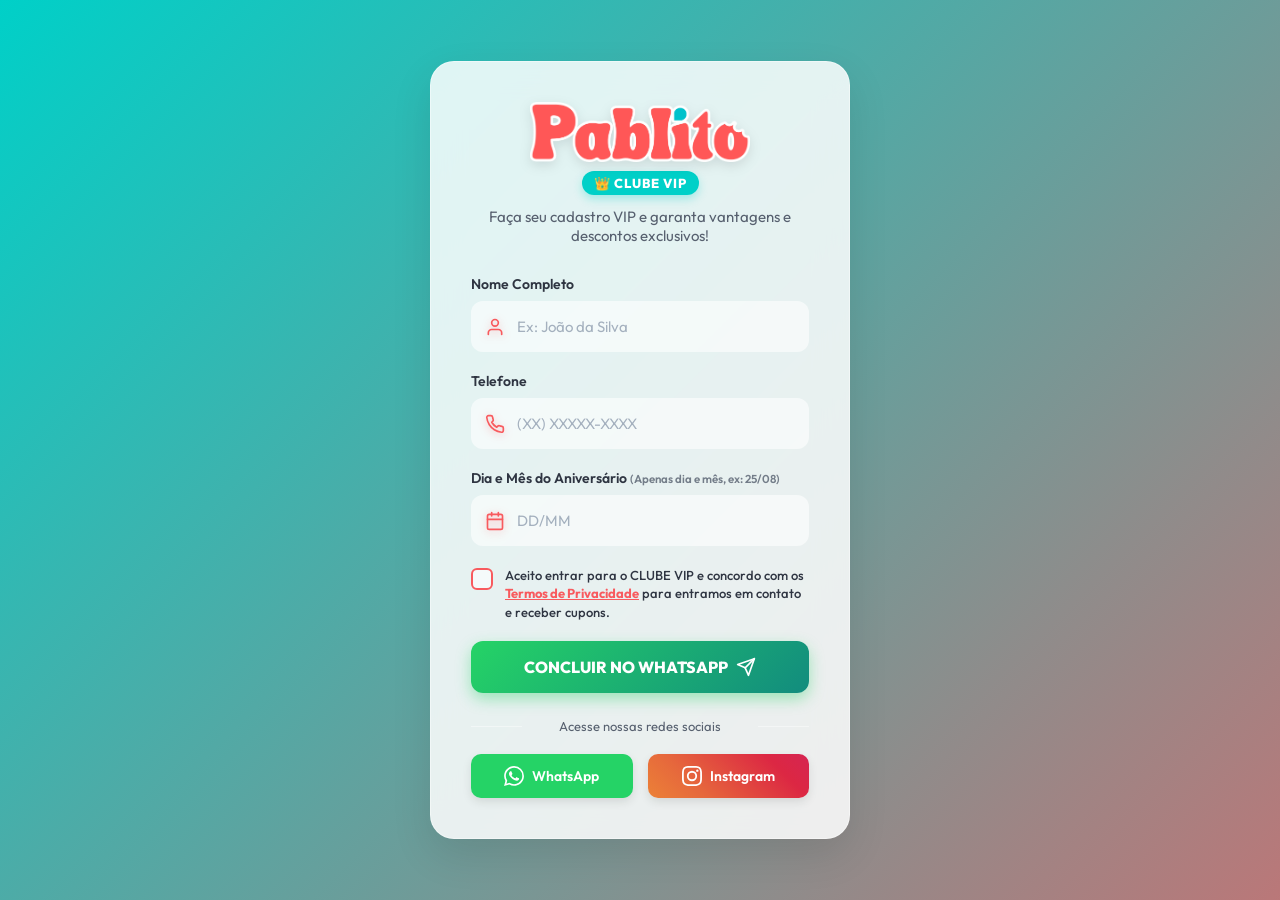
<file: index.html>
<!DOCTYPE html>
<html lang="pt-BR">

<head>
    <meta charset="UTF-8">
    <meta name="viewport" content="width=device-width, initial-scale=1.0">
    <title>Cadastro VIP | Pablito Sorvetes</title>
    <link rel="icon" type="image/png" href="logo.png">
    <!-- Google Fonts -->
    <link rel="preconnect" href="https://fonts.googleapis.com">
    <link rel="preconnect" href="https://fonts.gstatic.com" crossorigin>
    <link href="https://fonts.googleapis.com/css2?family=Outfit:wght@300;400;600;700&display=swap" rel="stylesheet">
    <!-- Local CSS -->
    <link rel="stylesheet" href="styles.css">
    <style>
        /* Animações Dinâmicas para os Ícones */
        @keyframes bounceUser {

            0%,
            100% {
                transform: translateY(-50%);
            }

            50% {
                transform: translateY(-65%) scale(1.15);
            }
        }

        @keyframes ringPhone {

            0%,
            100% {
                transform: translateY(-50%) rotate(0);
            }

            10% {
                transform: translateY(-50%) rotate(15deg);
            }

            20% {
                transform: translateY(-50%) rotate(-10deg);
            }

            30% {
                transform: translateY(-50%) rotate(10deg);
            }

            40% {
                transform: translateY(-50%) rotate(-15deg);
            }

            50% {
                transform: translateY(-50%) rotate(0);
            }
        }

        @keyframes popCalendar {

            0%,
            100% {
                transform: translateY(-50%) scale(1);
            }

            50% {
                transform: translateY(-50%) scale(1.2) rotate(10deg);
            }
        }

        .anim-user {
            animation: bounceUser 2.5s infinite ease-in-out;
            color: var(--primary-color) !important;
            filter: drop-shadow(0px 2px 4px rgba(248, 90, 94, 0.4));
        }

        .anim-phone {
            animation: ringPhone 2.5s infinite ease-in-out;
            color: var(--primary-color) !important;
            filter: drop-shadow(0px 2px 4px rgba(248, 90, 94, 0.4));
        }

        .anim-calendar {
            animation: popCalendar 2.5s infinite ease-in-out;
            color: var(--primary-color) !important;
            filter: drop-shadow(0px 2px 4px rgba(248, 90, 94, 0.4));
        }
    </style>
</head>

<body>

    <main class="login-container">

        <header class="header">
            <img src="logo.png" alt="Pablito Sorvetes Logo" class="logo-image">
            <div
                style="background: var(--secondary-color); color: white; padding: 4px 12px; border-radius: 20px; font-weight: 800; font-size: 13px; display: inline-block; margin-bottom: 12px; letter-spacing: 1px; box-shadow: 0 4px 10px rgba(0, 208, 200, 0.3);">
                👑 CLUBE VIP</div>
            <p>Faça seu cadastro VIP e garanta vantagens e descontos exclusivos!</p>
        </header>

        <!-- Ajax Submit via JS instead of standard action to avoid redirect -->
        <form id="wifi-form" class="wifi-form">

            <input type="text" name="_honey" style="display:none">
            <input type="hidden" name="_captcha" value="false">

            <div class="input-group">
                <label for="nome">Nome Completo</label>
                <div class="input-icon-wrapper">
                    <svg class="icon anim-user" xmlns="http://www.w3.org/2000/svg" viewBox="0 0 24 24" fill="none"
                        stroke="currentColor" stroke-width="2" stroke-linecap="round" stroke-linejoin="round">
                        <path d="M20 21v-2a4 4 0 0 0-4-4H8a4 4 0 0 0-4 4v2"></path>
                        <circle cx="12" cy="7" r="4"></circle>
                    </svg>
                    <input type="text" id="nome" name="Nome" placeholder="Ex: João da Silva" required>
                </div>
            </div>

            <div class="input-group">
                <label for="whatsapp">Telefone</label>
                <div class="input-icon-wrapper">
                    <svg class="icon anim-phone" xmlns="http://www.w3.org/2000/svg" viewBox="0 0 24 24" fill="none"
                        stroke="currentColor" stroke-width="2" stroke-linecap="round" stroke-linejoin="round">
                        <path
                            d="M22 16.92v3a2 2 0 0 1-2.18 2 19.79 19.79 0 0 1-8.63-3.07 19.5 19.5 0 0 1-6-6 19.79 19.79 0 0 1-3.07-8.67A2 2 0 0 1 4.11 2h3a2 2 0 0 1 2 1.72 12.84 12.84 0 0 0 .7 2.81 2 2 0 0 1-.45 2.11L8.09 9.91a16 16 0 0 0 6 6l1.27-1.27a2 2 0 0 1 2.11-.45 12.84 12.84 0 0 0 2.81.7A2 2 0 0 1 22 16.92z">
                        </path>
                    </svg>
                    <input type="tel" id="telefone" name="Telefone" placeholder="(XX) XXXXX-XXXX" maxlength="15"
                        required>
                </div>
            </div>

            <div class="input-group">
                <label for="aniversario">Dia e Mês do Aniversário <small
                        style="color: var(--text-muted); font-size: 11.5px; opacity:0.8;">(Apenas dia e mês, ex:
                        25/08)</small></label>
                <div class="input-icon-wrapper">
                    <svg class="icon anim-calendar" xmlns="http://www.w3.org/2000/svg" viewBox="0 0 24 24" fill="none"
                        stroke="currentColor" stroke-width="2" stroke-linecap="round" stroke-linejoin="round">
                        <rect x="3" y="4" width="18" height="18" rx="2" ry="2"></rect>
                        <line x1="16" y1="2" x2="16" y2="6"></line>
                        <line x1="8" y1="2" x2="8" y2="6"></line>
                        <line x1="3" y1="10" x2="21" y2="10"></line>
                    </svg>
                    <input type="text" id="aniversario" name="Aniversário" placeholder="DD/MM" maxlength="5" required>
                </div>
            </div>

            <div class="checkbox-group">
                <input type="checkbox" id="lgpd-consent" name="Consentimento LGPD" required>
                <label for="lgpd-consent">Aceito entrar para o CLUBE VIP e concordo com os <a href="privacidade.html"
                        target="_blank"
                        style="color: var(--primary-color); font-weight: bold; text-decoration: underline;">Termos de
                        Privacidade</a> para entramos em contato e receber cupons.</label>
            </div>

            <button type="submit" id="submit-btn" class="submit-btn"
                style="background: linear-gradient(135deg, #25d366, #128c7e); box-shadow: 0 6px 15px rgba(37, 211, 102, 0.4);">
                <span>CONCLUIR NO WHATSAPP</span>
                <svg class="btn-icon" xmlns="http://www.w3.org/2000/svg" viewBox="0 0 24 24" fill="none"
                    stroke="currentColor" stroke-width="2" stroke-linecap="round" stroke-linejoin="round">
                    <path d="M22 2L11 13"></path>
                    <path d="M22 2L15 22L11 13L2 9L22 2z"></path>
                </svg>
            </button>
        </form>

        <div class="separator">Acesse nossas redes sociais</div>

        <div class="social-links">
            <a href="https://wa.me/5594984110527" target="_blank" class="social-btn whatsapp-btn">
                <svg xmlns="http://www.w3.org/2000/svg" viewBox="0 0 24 24" fill="currentColor" width="20" height="20">
                    <path
                        d="M17.472 14.382c-.297-.149-1.758-.867-2.03-.967-.273-.099-.471-.148-.67.15-.197.297-.767.966-.94 1.164-.173.199-.347.223-.644.075-.297-.15-1.255-.463-2.39-1.475-.883-.788-1.48-1.761-1.653-2.059-.173-.297-.018-.458.13-.606.134-.133.298-.347.446-.52.149-.174.198-.298.298-.497.099-.198.05-.371-.025-.52-.075-.149-.669-1.612-.916-2.207-.242-.579-.487-.5-.669-.51a12.8 12.8 0 0 0-.57-.01c-.198 0-.52.074-.792.372-.272.297-1.04 1.016-1.04 2.479 0 1.462 1.065 2.875 1.213 3.074.149.198 2.096 3.2 5.077 4.487.709.306 1.262.489 1.694.625.712.227 1.36.195 1.871.118.571-.085 1.758-.719 2.006-1.413.248-.694.248-1.289.173-1.413-.074-.124-.272-.198-.57-.347m-5.421 7.403h-.004a9.87 9.87 0 0 1-5.031-1.378l-.361-.214-3.741.982.998-3.648-.235-.374a9.86 9.86 0 0 1-1.51-5.26c.001-5.45 4.436-9.884 9.888-9.884 2.64 0 5.122 1.03 6.988 2.898a9.825 9.825 0 0 1 2.893 6.994c-.003 5.45-4.437 9.884-9.885 9.884m8.413-18.297A11.815 11.815 0 0 0 12.05 0C5.495 0 .16 5.335.157 11.892c0 2.096.547 4.142 1.588 5.945L.057 24l6.305-1.654a11.882 11.882 0 0 0 5.683 1.448h.005c6.554 0 11.89-5.335 11.893-11.893a11.821 11.821 0 0 0-3.48-8.413Z" />
                </svg>
                WhatsApp
            </a>
            <a href="https://www.instagram.com/pablitosorvete" target="_blank" class="social-btn instagram-btn">
                <svg xmlns="http://www.w3.org/2000/svg" viewBox="0 0 24 24" fill="currentColor" width="20" height="20">
                    <path
                        d="M12 2.163c3.204 0 3.584.012 4.85.07 3.252.148 4.771 1.691 4.919 4.919.058 1.265.069 1.645.069 4.849 0 3.205-.012 3.584-.069 4.849-.149 3.225-1.664 4.771-4.919 4.919-1.266.058-1.644.07-4.85.07-3.204 0-3.584-.012-4.849-.07-3.26-.149-4.771-1.699-4.919-4.92-.058-1.265-.07-1.644-.07-4.849 0-3.204.013-3.583.07-4.849.149-3.227 1.664-4.771 4.919-4.919 1.266-.057 1.645-.069 4.849-.069zM12 0C8.741 0 8.333.014 7.053.072 2.695.272.273 2.69.073 7.052.014 8.333 0 8.741 0 12c0 3.259.014 3.668.072 4.948.2 4.358 2.618 6.78 6.98 6.98C8.333 23.986 8.741 24 12 24c3.259 0 3.668-.014 4.948-.072 4.354-.2 6.782-2.618 6.979-6.98.059-1.28.073-1.689.073-4.948 0-3.259-.014-3.667-.072-4.947-.196-4.354-2.617-6.78-6.979-6.98C15.668.014 15.259 0 12 0zm0 5.838a6.162 6.162 0 100 12.324 6.162 6.162 0 000-12.324zM12 16a4 4 0 110-8 4 4 0 010 8zm6.406-11.845a1.44 1.44 0 100 2.881 1.44 1.44 0 000-2.881z" />
                </svg>
                Instagram
            </a>
        </div>
    </main>

    <!-- Success Modal Overlay: Displayed dynamically upon form submit -->
    <div id="success-modal" class="modal-overlay hidden">
        <div class="modal-content">
            <div class="modal-icon">🍦</div>
            <h2>Tudo Certo!</h2>
            <p>Conecte-se na rede:</p>
            <h3 class="wifi-network">Pablito</h3>
            <p>E a sua senha é:</p>
            <h3 class="wifi-password">pablito10</h3>
            <p class="modal-sub">Uhuu! Agora você já pode se conectar à nossa rede. Refresque seu dia com o melhor
                sorvete!</p>
            <button id="close-modal-btn" class="close-modal-btn">CONECTAR AGORA</button>
        </div>
    </div>

    <!-- Script to Handle Form Submit and Redirect to WhatsApp -->
    <script>
        const form = document.getElementById('wifi-form');
        const submitBtn = document.getElementById('submit-btn');

        // Máscara para o Telefone (Celular)
        const telInput = document.getElementById('telefone');
        telInput.addEventListener('input', function (e) {
            let x = e.target.value.replace(/\D/g, '').match(/(\d{0,2})(\d{0,5})(\d{0,4})/);
            e.target.value = !x[2] ? x[1] : '(' + x[1] + ') ' + x[2] + (x[3] ? '-' + x[3] : '');
        });

        // Máscara para o Aniversário (DD/MM)
        const bdayInput = document.getElementById('aniversario');
        bdayInput.addEventListener('input', function (e) {
            let x = e.target.value.replace(/\D/g, '').match(/(\d{0,2})(\d{0,2})/);
            e.target.value = !x[2] ? x[1] : x[1] + (x[2] ? '/' + x[2] : '');
        });

        form.addEventListener('submit', function (e) {
            // Prevent actual traditional form submit redirect
            e.preventDefault();

            submitBtn.innerHTML = '<span>REDIRECIONANDO...</span>';
            submitBtn.style.opacity = '0.7';
            submitBtn.style.cursor = 'not-allowed';

            const formData = new FormData(form);
            const nome = formData.get('Nome');
            const telefone = formData.get('Telefone');
            const bdayFormatted = formData.get('Aniversário');

            // Opcional: envia o form por email em background
            fetch("https://formsubmit.co/ajax/pablitosorvete@gmail.com", {
                method: "POST",
                body: formData,
                headers: { 'Accept': 'application/json' }
            }).catch(() => { });

            // Redirect to WhatsApp
            const numeroWhatsApp = "5594984110527";
            const mensagem = `Olá, vim pelo portal! Quero finalizar meu cadastro no Clube VIP do Pablito.\n\n*Nome:* ${nome}\n*Telefone:* ${telefone}\n*Data de Nasc.:* ${bdayFormatted}`;
            const urlWhatsApp = `https://wa.me/${numeroWhatsApp}?text=${encodeURIComponent(mensagem)}`;

            // Wait slightly so fetch has a chance to init, then direct to WhatsApp
            setTimeout(() => {
                window.location.href = urlWhatsApp;
                // Reset form button after a delay
                setTimeout(() => {
                    submitBtn.innerHTML = `
                        <span>CONCLUIR NO WHATSAPP</span>
                        <svg class="btn-icon" xmlns="http://www.w3.org/2000/svg" viewBox="0 0 24 24" fill="none"
                            stroke="currentColor" stroke-width="2" stroke-linecap="round" stroke-linejoin="round">
                            <path d="M22 2L11 13"></path>
                            <path d="M22 2L15 22L11 13L2 9L22 2z"></path>
                        </svg>
                    `;
                    submitBtn.style.opacity = '1';
                    submitBtn.style.cursor = 'pointer';
                    form.reset();
                }, 2000);
            }, 500);

        });
    </script>

</body>

</html>
</file>
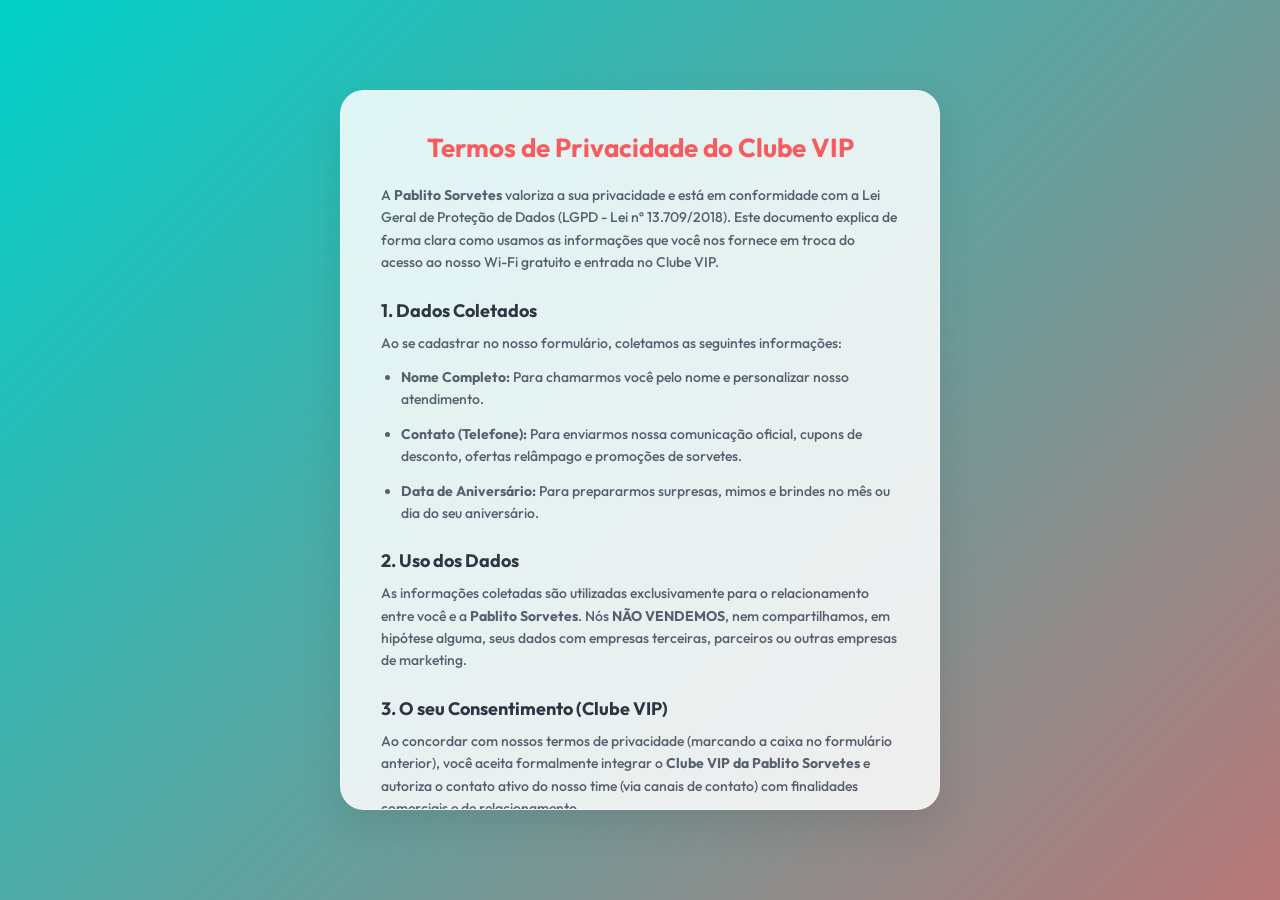
<file: privacidade.html>
<!DOCTYPE html>
<html lang="pt-BR">
<head>
    <meta charset="UTF-8">
    <meta name="viewport" content="width=device-width, initial-scale=1.0">
    <title>Termos de Privacidade | Pablito Sorvetes</title>
    <link rel="icon" type="image/png" href="logo.png">
    <link rel="preconnect" href="https://fonts.googleapis.com">
    <link rel="preconnect" href="https://fonts.gstatic.com" crossorigin>
    <link href="https://fonts.googleapis.com/css2?family=Outfit:wght@300;400;600;700;800&display=swap" rel="stylesheet">
    <link rel="stylesheet" href="styles.css">
    <style>
        .privacy-container {
            background: var(--glass-bg);
            backdrop-filter: blur(16px);
            -webkit-backdrop-filter: blur(16px);
            border: 1px solid var(--glass-border);
            border-radius: 24px;
            padding: 40px;
            width: 100%;
            max-width: 600px;
            box-shadow: 0 16px 40px rgba(0, 0, 0, 0.1);
            animation: slideUpFade 0.8s cubic-bezier(0.16, 1, 0.3, 1);
            text-align: left;
            margin: 40px 0;
            max-height: 80vh;
            overflow-y: auto;
        }

        .privacy-container h1 {
            color: var(--primary-color);
            margin-bottom: 20px;
            font-size: 26px;
            text-align: center;
        }

        .privacy-container h2 {
            color: var(--text-color);
            font-size: 18px;
            margin-top: 25px;
            margin-bottom: 10px;
        }

        .privacy-container p, .privacy-container li {
            font-size: 14px;
            line-height: 1.6;
            color: var(--text-muted);
            margin-bottom: 12px;
            font-weight: 500;
        }

        .privacy-container ul {
            padding-left: 20px;
            margin-bottom: 15px;
        }

        .back-btn {
            display: inline-block;
            margin-top: 30px;
            padding: 12px 24px;
            background: var(--secondary-color);
            color: var(--white);
            text-decoration: none;
            border-radius: 12px;
            font-weight: 700;
            text-align: center;
            width: 100%;
            transition: transform 0.2s, box-shadow 0.2s;
        }

        .back-btn:hover {
            transform: translateY(-2px);
            box-shadow: 0 5px 15px rgba(0, 208, 200, 0.4);
        }
        
        /* Custom scrollbar for webkit */
        .privacy-container::-webkit-scrollbar {
            width: 8px;
        }
        .privacy-container::-webkit-scrollbar-track {
            background: rgba(0,0,0,0.05);
            border-radius: 10px;
        }
        .privacy-container::-webkit-scrollbar-thumb {
            background: var(--primary-color);
            border-radius: 10px;
        }
    </style>
</head>
<body>

    <main class="privacy-container">
        <h1>Termos de Privacidade do Clube VIP</h1>
        
        <p>A <strong>Pablito Sorvetes</strong> valoriza a sua privacidade e está em conformidade com a Lei Geral de Proteção de Dados (LGPD - Lei nº 13.709/2018). Este documento explica de forma clara como usamos as informações que você nos fornece em troca do acesso ao nosso Wi-Fi gratuito e entrada no Clube VIP.</p>

        <h2>1. Dados Coletados</h2>
        <p>Ao se cadastrar no nosso formulário, coletamos as seguintes informações:</p>
        <ul>
            <li><strong>Nome Completo:</strong> Para chamarmos você pelo nome e personalizar nosso atendimento.</li>
            <li><strong>Contato (Telefone):</strong> Para enviarmos nossa comunicação oficial, cupons de desconto, ofertas relâmpago e promoções de sorvetes.</li>
            <li><strong>Data de Aniversário:</strong> Para prepararmos surpresas, mimos e brindes no mês ou dia do seu aniversário.</li>
        </ul>

        <h2>2. Uso dos Dados</h2>
        <p>As informações coletadas são utilizadas exclusivamente para o relacionamento entre você e a <strong>Pablito Sorvetes</strong>. Nós <strong>NÃO VENDEMOS</strong>, nem compartilhamos, em hipótese alguma, seus dados com empresas terceiras, parceiros ou outras empresas de marketing.</p>

        <h2>3. O seu Consentimento (Clube VIP)</h2>
        <p>Ao concordar com nossos termos de privacidade (marcando a caixa no formulário anterior), você aceita formalmente integrar o <strong>Clube VIP da Pablito Sorvetes</strong> e autoriza o contato ativo do nosso time (via canais de contato) com finalidades comerciais e de relacionamento.</p>

        <h2>4. Cancelamento e Direito ao Esquecimento</h2>
        <p>Você é dono da sua informação. De acordo com a LGPD, você pode, a qualquer momento:</p>
        <ul>
            <li>Solicitar o descadastramento (opt-out) das nossas listas de transmissão e mensagens.</li>
            <li>Solicitar a exclusão total do seu cadastro na nossa base de dados.</li>
        </ul>
        <p>Para isso, basta enviar uma mensagem respondendo "SAIR" em nosso canal de contato, ou solicitar pessoalmente no caixa da sorveteria.</p>

        <h2>5. Segurança e Proteção</h2>
        <p>Mantemos seus dados seguros em nossos sistemas internos de gestão de clientes, com acesso restrito apenas aos funcionários e gerentes responsáveis pela comunicação de marketing da sorveteria.</p>

        <a href="index.html" class="back-btn">VOLTAR PARA A PÁGINA INICIAL</a>
    </main>

</body>
</html>
</file>
<file: styles.css>
:root {
    --primary-color: #F85A5E;
    --secondary-color: #00D0C8;
    --bg-color: #ffeaa7;
    --text-color: #2f3542;
    --text-muted: #57606f;
    --glass-bg: rgba(255, 255, 255, 0.85);
    --glass-border: rgba(255, 255, 255, 0.4);
    --input-bg: rgba(255, 255, 255, 0.6);
    --input-focus-border: #ff6b6b;
    --white: #ffffff;
    --whatsapp: #25D366;
    --instagram: #E1306C;
}

* {
    margin: 0;
    padding: 0;
    box-sizing: border-box;
    font-family: 'Outfit', sans-serif;
}

body {
    background-color: var(--bg-color);
    /* Animated Gradient Background */
    background: linear-gradient(-45deg, #ffeaa7, #feca57, #F85A5E, #00D0C8);
    background-size: 400% 400%;
    animation: gradientBG 10s ease infinite;
    display: flex;
    justify-content: center;
    align-items: center;
    min-height: 100vh;
    color: var(--text-color);
    padding: 20px;
}

@keyframes gradientBG {
    0% { background-position: 0% 50%; }
    50% { background-position: 100% 50%; }
    100% { background-position: 0% 50%; }
}

.login-container {
    background: var(--glass-bg);
    backdrop-filter: blur(16px);
    -webkit-backdrop-filter: blur(16px);
    border: 1px solid var(--glass-border);
    border-radius: 24px;
    padding: 40px;
    width: 100%;
    max-width: 420px;
    box-shadow: 0 16px 40px rgba(0, 0, 0, 0.1);
    animation: slideUpFade 0.8s cubic-bezier(0.16, 1, 0.3, 1);
    transition: transform 0.3s ease, box-shadow 0.3s ease;
}

.login-container:hover {
    transform: translateY(-5px);
    box-shadow: 0 20px 50px rgba(0, 0, 0, 0.15);
}

@keyframes slideUpFade {
    from { opacity: 0; transform: translateY(40px) scale(0.95); }
    to { opacity: 1; transform: translateY(0) scale(1); }
}

.header {
    text-align: center;
    margin-bottom: 30px;
}

.logo-image {
    max-width: 220px;
    height: auto;
    margin-bottom: 5px;
    display: inline-block;
    animation: floatLogo 4s ease-in-out infinite;
    transform-origin: bottom center;
    filter: drop-shadow(0 4px 6px rgba(0,0,0,0.1));
}

@keyframes floatLogo {
    0%, 100% { transform: translateY(0) rotate(0deg); }
    50% { transform: translateY(-8px) rotate(2deg); }
}

.header p {
    font-size: 15px;
    color: var(--text-muted);
}

.input-group {
    margin-bottom: 20px;
    position: relative;
}

.input-group label {
    display: block;
    font-size: 14px;
    font-weight: 600;
    margin-bottom: 8px;
    color: var(--text-color);
    transition: color 0.3s;
}

.input-group:focus-within label {
    color: var(--primary-color);
}

.input-icon-wrapper {
    position: relative;
    transition: transform 0.3s cubic-bezier(0.175, 0.885, 0.32, 1.275);
}

.input-icon-wrapper:focus-within {
    transform: scale(1.02);
}

.input-icon-wrapper .icon {
    position: absolute;
    left: 14px;
    top: 50%;
    transform: translateY(-50%);
    width: 20px;
    height: 20px;
    color: var(--text-muted);
    transition: color 0.3s, transform 0.3s;
}

.input-icon-wrapper:focus-within .icon {
    color: var(--primary-color);
    transform: translateY(-50%) scale(1.2);
}

.input-icon-wrapper input {
    width: 100%;
    padding: 14px 14px 14px 44px;
    border: 2px solid transparent;
    border-radius: 12px;
    font-size: 15px;
    color: var(--text-color);
    background: var(--input-bg);
    transition: all 0.3s ease;
    outline: none;
}

.input-icon-wrapper input:focus {
    background: var(--white);
    border-color: var(--input-focus-border);
    box-shadow: 0 0 0 4px rgba(255, 107, 107, 0.15);
}

.input-icon-wrapper input::placeholder {
    color: #a4b0be;
}

.submit-btn {
    width: 100%;
    padding: 16px;
    border: none;
    border-radius: 12px;
    background: linear-gradient(135deg, var(--primary-color), #ff4757);
    color: var(--white);
    font-size: 16px;
    font-weight: 800;
    cursor: pointer;
    transition: all 0.3s cubic-bezier(0.175, 0.885, 0.32, 1.275);
    display: flex;
    justify-content: center;
    align-items: center;
    gap: 8px;
    margin-top: 10px;
    box-shadow: 0 6px 15px rgba(255, 107, 107, 0.4);
    position: relative;
    overflow: hidden;
    animation: pulseGlow 2s infinite;
}

/* Shiny sweep effect */
.submit-btn::after {
    content: "";
    position: absolute;
    top: 0;
    left: -100%;
    width: 50%;
    height: 100%;
    background: linear-gradient(to right, rgba(255,255,255,0) 0%, rgba(255,255,255,0.4) 50%, rgba(255,255,255,0) 100%);
    transform: skewX(-25deg);
    animation: shine 4s infinite;
}

@keyframes shine {
    0% { left: -100%; }
    20% { left: 200%; }
    100% { left: 200%; }
}

@keyframes pulseGlow {
    0% { box-shadow: 0 0 0 0 rgba(255, 107, 107, 0.6); }
    70% { box-shadow: 0 0 0 10px rgba(255, 107, 107, 0); }
    100% { box-shadow: 0 0 0 0 rgba(255, 107, 107, 0); }
}

.submit-btn:hover {
    transform: translateY(-3px) scale(1.02);
    box-shadow: 0 10px 25px rgba(255, 107, 107, 0.6);
}

.submit-btn:active {
    transform: translateY(1px) scale(0.98);
}

.btn-icon {
    width: 20px;
    height: 20px;
    transition: transform 0.3s;
}

.submit-btn:hover .btn-icon {
    transform: translateX(5px);
}

.checkbox-group {
    display: flex;
    align-items: flex-start;
    gap: 12px;
    margin-top: 10px;
    margin-bottom: 20px;
    text-align: left;
}

.checkbox-group input[type="checkbox"] {
    appearance: none;
    -webkit-appearance: none;
    width: 22px;
    height: 22px;
    min-width: 22px;
    border: 2px solid var(--primary-color);
    border-radius: 6px;
    background-color: var(--input-bg);
    cursor: pointer;
    position: relative;
    transition: all 0.3s ease;
    margin-top: 2px;
}

.checkbox-group input[type="checkbox"]:checked {
    background-color: var(--primary-color);
}

.checkbox-group input[type="checkbox"]:checked::after {
    content: '✓';
    position: absolute;
    color: white;
    font-size: 16px;
    font-weight: bold;
    left: 4px;
    top: -2px;
}

.checkbox-group label {
    font-size: 13px;
    color: var(--text-color);
    line-height: 1.4;
    cursor: pointer;
    user-select: none;
    font-weight: 500;
}

.separator {
    text-align: center;
    font-size: 13px;
    color: var(--text-muted);
    margin: 25px 0 20px 0;
    position: relative;
}

.separator::before,
.separator::after {
    content: "";
    position: absolute;
    top: 50%;
    width: 15%;
    height: 1px;
    background: var(--glass-border);
}

.separator::before { left: 0; }
.separator::after { right: 0; }

.social-links {
    display: flex;
    gap: 15px;
}

.social-btn {
    flex: 1;
    display: flex;
    justify-content: center;
    align-items: center;
    gap: 8px;
    padding: 12px;
    border-radius: 10px;
    text-decoration: none;
    font-weight: 600;
    font-size: 14px;
    color: var(--white);
    transition: all 0.3s cubic-bezier(0.175, 0.885, 0.32, 1.275);
    box-shadow: 0 4px 10px rgba(0, 0, 0, 0.1);
}

.whatsapp-btn {
    background-color: var(--whatsapp);
}

.instagram-btn {
    background: linear-gradient(45deg, #f09433 0%, #e6683c 25%, #dc2743 50%, #cc2366 75%, #bc1888 100%);
    background-size: 200% 200%;
    animation: gradientBG 5s ease infinite;
}

.social-btn:hover {
    transform: translateY(-4px) scale(1.05);
    box-shadow: 0 8px 20px rgba(0, 0, 0, 0.2);
}

.social-btn:active {
    transform: translateY(0) scale(0.95);
}

input[type="date"]::-webkit-calendar-picker-indicator {
    cursor: pointer;
    opacity: 0.6;
    transition: 0.2s;
}

input[type="date"]::-webkit-calendar-picker-indicator:hover {
    opacity: 1;
    transform: scale(1.1);
}

/* Modal Styling */
.modal-overlay {
    position: fixed;
    top: 0;
    left: 0;
    width: 100%;
    height: 100%;
    background: rgba(0, 0, 0, 0.6);
    backdrop-filter: blur(8px);
    display: flex;
    justify-content: center;
    align-items: center;
    z-index: 1000;
    opacity: 1;
    visibility: visible;
    transition: all 0.4s cubic-bezier(0.16, 1, 0.3, 1);
}

.modal-overlay.hidden {
    opacity: 0;
    visibility: hidden;
}

.modal-content {
    background: var(--white);
    padding: 40px;
    border-radius: 24px;
    text-align: center;
    max-width: 360px;
    width: 90%;
    box-shadow: 0 20px 50px rgba(0,0,0,0.3);
    transform: scale(1) translateY(0);
    transition: all 0.4s cubic-bezier(0.16, 1, 0.3, 1);
}

.modal-overlay.hidden .modal-content {
    transform: scale(0.8) translateY(40px);
}

.modal-icon {
    font-size: 50px;
    margin-bottom: 10px;
    animation: bouncePop 1s cubic-bezier(0.28, 0.84, 0.42, 1) forwards;
    transform-origin: bottom center;
}

@keyframes bouncePop {
    0% { transform: scale(0); }
    50% { transform: scale(1.2); }
    100% { transform: scale(1); }
}

.modal-content h2 {
    color: var(--primary-color);
    font-weight: 800;
    font-size: 28px;
    margin-bottom: 20px;
}

.modal-content p {
    color: var(--text-color);
    font-size: 15px;
    margin-bottom: 10px;
    font-weight: 600;
}

.wifi-network {
    background: linear-gradient(135deg, var(--secondary-color), #05c4cb);
    color: var(--white);
    font-size: 24px;
    font-weight: 800;
    letter-spacing: 1px;
    padding: 12px 20px;
    border-radius: 12px;
    margin-bottom: 20px;
    display: inline-block;
    box-shadow: 0 4px 15px rgba(254, 202, 87, 0.4);
    animation: popIn 0.5s ease forwards;
    animation-delay: 0.1s;
    opacity: 0;
    transform: scale(0.9);
}

.wifi-password {
    background: #f1f2f6;
    color: #ff4757;
    font-size: 32px;
    font-weight: 800;
    letter-spacing: 2px;
    padding: 15px 20px;
    border-radius: 12px;
    border: 2px dashed #ff4757;
    margin-bottom: 20px;
    user-select: all;
    cursor: pointer;
    transition: all 0.3s;
    display: inline-block;
    animation: popIn 0.5s ease forwards;
    animation-delay: 0.2s;
    opacity: 0;
    transform: scale(0.9);
}

.wifi-password:hover {
    background: #ffeaa7;
    transform: scale(1.05);
    border-style: solid;
}

@keyframes popIn {
    to { opacity: 1; transform: scale(1); }
}

.modal-sub {
    font-size: 13px !important;
    color: var(--text-muted) !important;
    margin-bottom: 25px !important;
    line-height: 1.5;
    font-weight: 400 !important;
}

.close-modal-btn {
    width: 100%;
    padding: 16px;
    border: none;
    border-radius: 12px;
    background: var(--text-color);
    color: var(--white);
    font-size: 15px;
    font-weight: 800;
    cursor: pointer;
    transition: all 0.3s cubic-bezier(0.16, 1, 0.3, 1);
    animation: popIn 0.5s ease forwards;
    animation-delay: 0.3s;
    opacity: 0;
}

.close-modal-btn:hover {
    background: var(--primary-color);
    transform: translateY(-2px);
    box-shadow: 0 5px 15px rgba(255, 107, 107, 0.4);
}

/* --- Sorteio Specific Styles --- */
.section-title {
    text-align: left;
    font-size: 16px;
    font-weight: 800;
    color: var(--primary-color);
    margin: 25px 0 15px 0;
    padding-bottom: 5px;
    border-bottom: 2px solid var(--glass-border);
    display: flex;
    align-items: center;
    gap: 8px;
}

.expired-container {
    text-align: center;
    padding: 20px 0;
}

.expired-icon {
    font-size: 50px;
    margin-bottom: 15px;
    display: inline-block;
    animation: bouncePop 1s cubic-bezier(0.28, 0.84, 0.42, 1) forwards;
}

.expired-container h2 {
    color: var(--primary-color);
    font-size: 24px;
    margin-bottom: 15px;
}

.expired-container p {
    color: var(--text-color);
    font-size: 15px;
    margin-bottom: 25px;
    line-height: 1.5;
    font-weight: 500;
}


@media (max-width: 480px) {
    .login-container {
        padding: 30px 20px;
    }
    
    .header h1 {
        font-size: 24px;
    }
    
    .social-links {
        flex-direction: column;
    }
}
</file>
